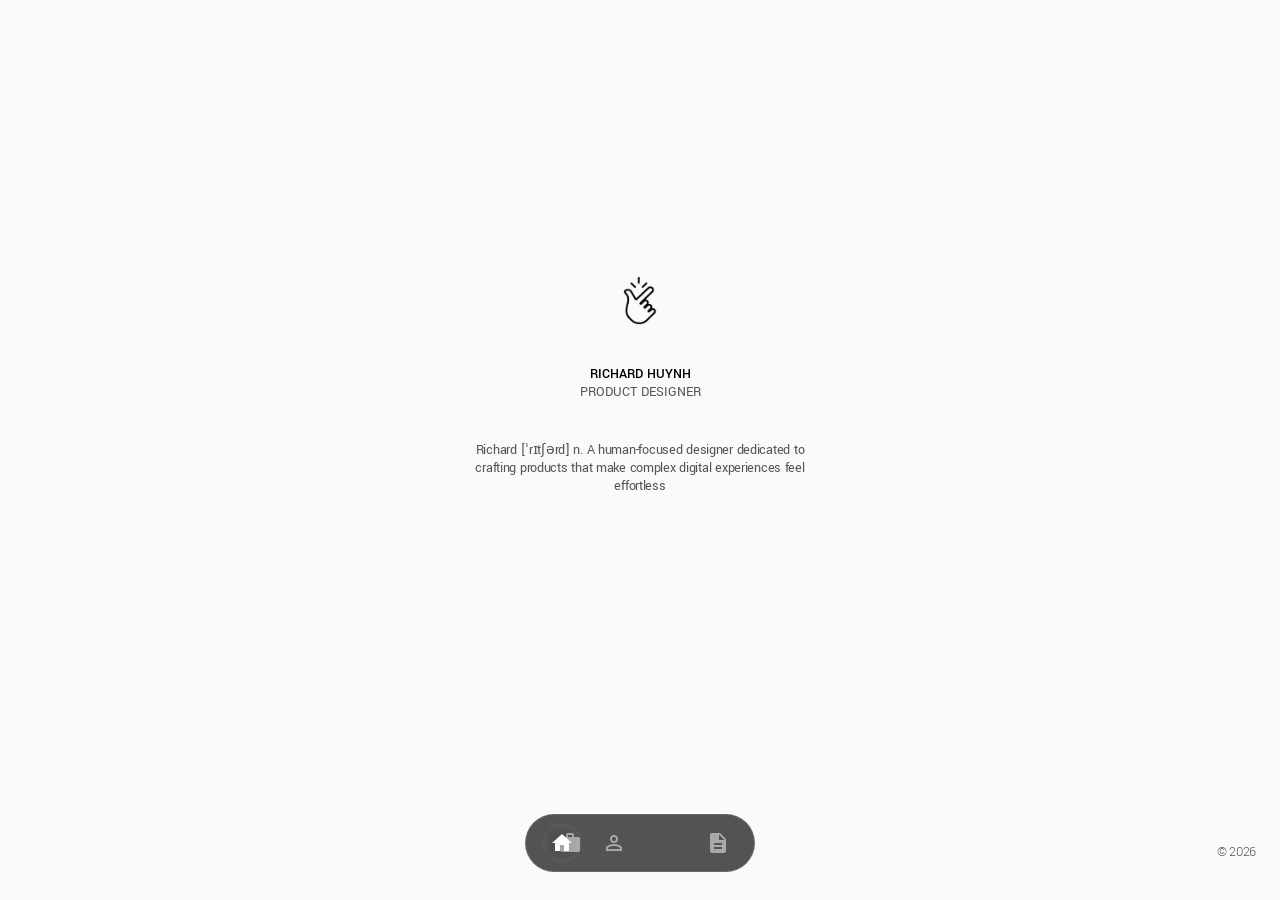
<file: index.html>
<!DOCTYPE html>
<html lang="en">
<head>
  <meta charset="UTF-8" />
  <meta name="viewport" content="width=device-width, initial-scale=1.0" />
  <title>Richard Huynh — Product Designer</title>

  <!-- Google Fonts: Yantramanav -->
  <link href="https://fonts.googleapis.com/css2?family=Yantramanav:wght@300;400;500;700&display=swap" rel="stylesheet" />

  <!-- Material Icons -->
  <link href="https://fonts.googleapis.com/icon?family=Material+Icons" rel="stylesheet" />

  <!-- Shared Stylesheet -->
  <link rel="stylesheet" href="style.css" />
</head>
<body>

  <div class="page">

    <!-- Hero: each child gets animate + stagger delay -->
    <main class="hero">
      <img
        class="hero__logo animate animate-delay-1"
        src="Logo.png"
        alt="Richard Huynh logo"
      />
      <div class="hero__identity animate animate-delay-2">
        <span class="hero__name">Richard Huynh</span>
        <span class="hero__title">Product Designer</span>
      </div>
      <p class="hero__bio animate animate-delay-3">
        Richard [ˈrɪtʃərd] n. A human-focused designer dedicated to crafting
        products that make complex digital experiences feel effortless
      </p>
    </main>

    <!-- Copyright — fixed bottom right -->
    <footer class="footer animate animate-delay-4">
      <span class="footer__copyright">© 2026</span>
    </footer>

    <!-- Bottom nav -->
    <nav class="bottom-nav">
      <a href="index.html" class="nav-item nav-item--active" aria-label="Home">
        <span class="material-icons">home</span>
      </a>
      <a href="about.html" class="nav-item" aria-label="About">
        <span class="material-icons">person_outline</span>
      </a>
      <a href="work.html" class="nav-item" aria-label="Work">
        <span class="material-icons">work_outline</span>
      </a>
      <a href="resume.html" class="nav-item" aria-label="Resume">
        <span class="material-icons">description</span>
      </a>
    </nav>

  </div>

  <!-- Animation script -->
  <script src="animate.js"></script>
</body>
</html>
</file>
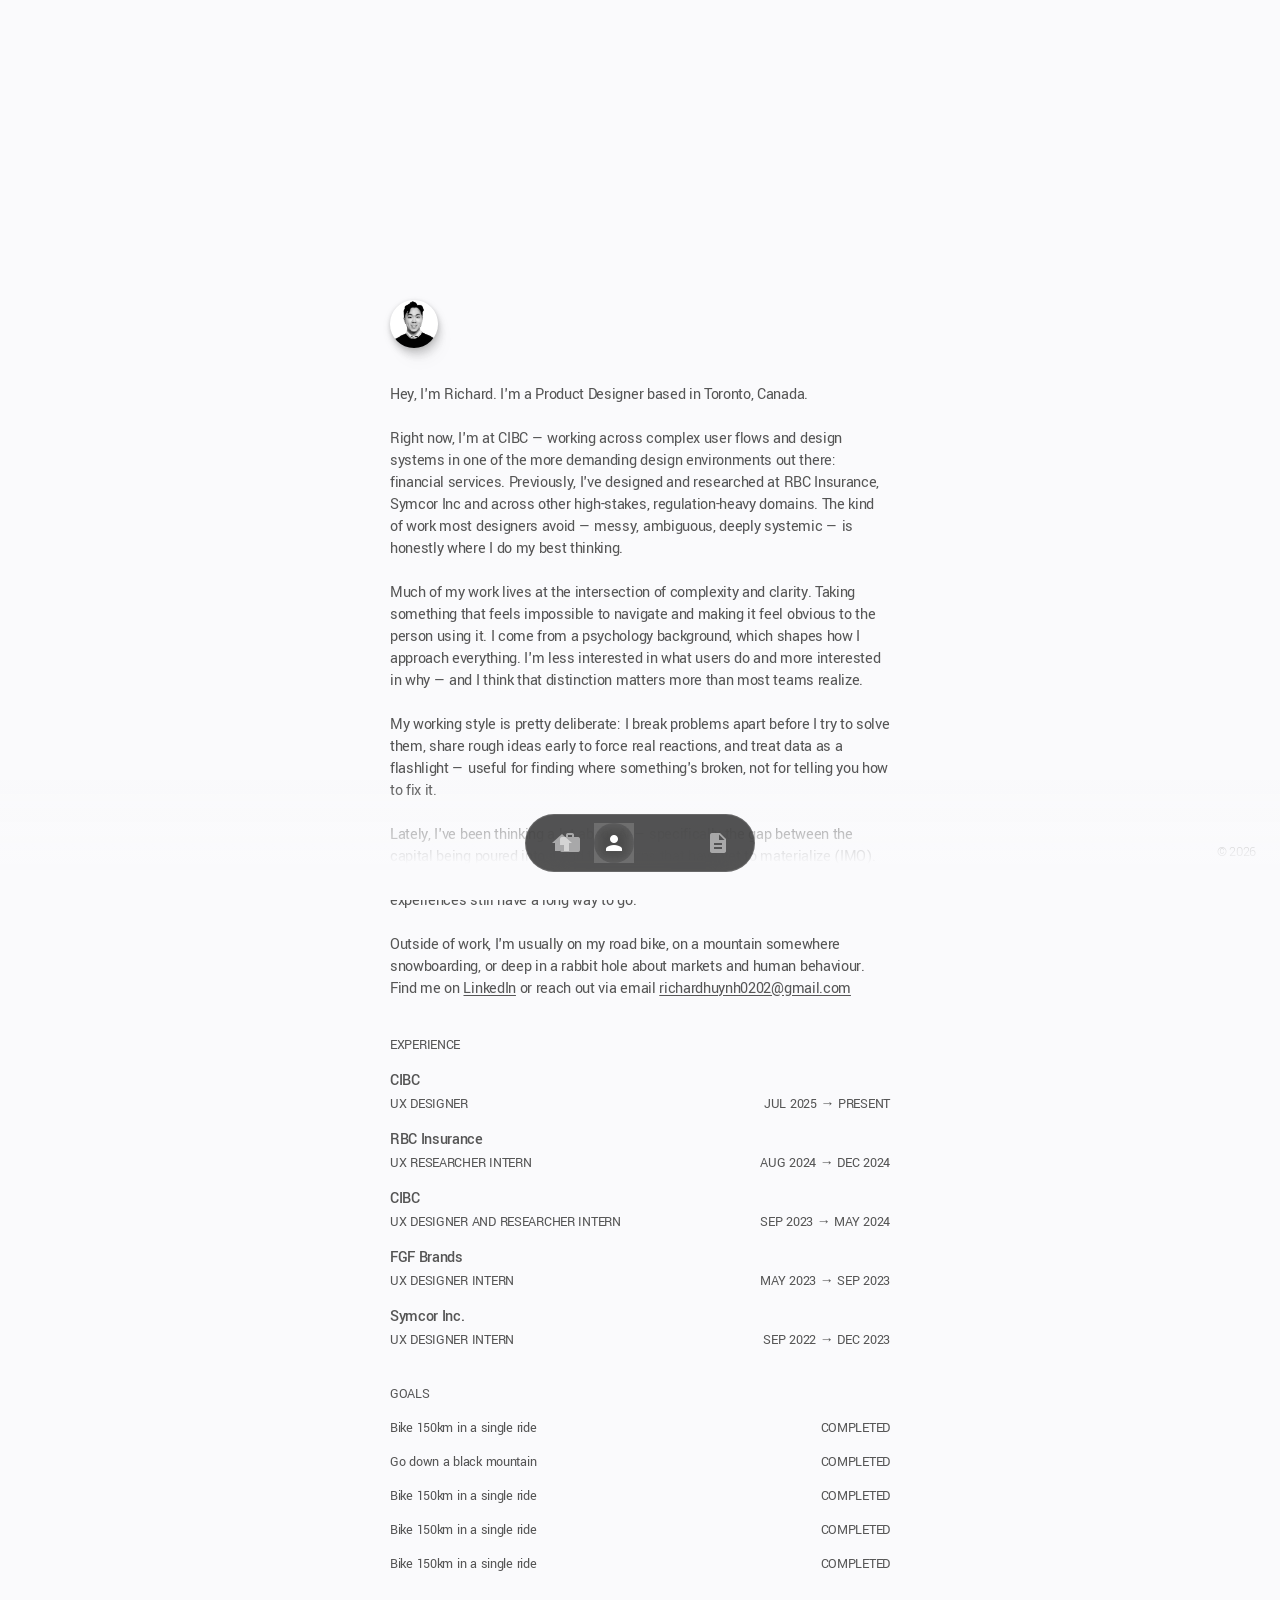
<file: about.html>
<!DOCTYPE html>
<html lang="en">
<head>
  <meta charset="UTF-8" />
  <meta name="viewport" content="width=device-width, initial-scale=1.0" />
  <title>Richard Huynh — About</title>

  <!-- Google Fonts: Yantramanav -->
  <link href="https://fonts.googleapis.com/css2?family=Yantramanav:wght@300;400;500;700&display=swap" rel="stylesheet" />

  <!-- Material Icons -->
  <link href="https://fonts.googleapis.com/icon?family=Material+Icons" rel="stylesheet" />

  <!-- Shared Stylesheet -->
  <link rel="stylesheet" href="style.css" />
</head>
<body>

  <!-- ============================================================
       PAGE WRAPPER
  ============================================================ -->
  <div class="page">

    <!-- ============================================================
         MAIN CONTENT
         Scrollable column: headshot, bio, experience, goals
    ============================================================ -->
    <main class="about-container">

      <!-- --------------------------------------------------------
           HEADSHOT
           Circular profile photo with soft drop shadow
      -------------------------------------------------------- -->
      <img
        class="about__headshot animate"
        src="linkedin headshot bw.jpg"
        alt="Richard Huynh headshot"
      />

      <!-- --------------------------------------------------------
           BIO
           Long-form paragraph with inline LinkedIn + email links
      -------------------------------------------------------- -->
      <p class="about__bio animate">
        Hey, I'm Richard. I'm a Product Designer based in Toronto, Canada.
        <br /><br />
        Right now, I'm at CIBC — working across complex user flows and design
        systems in one of the more demanding design environments out there:
        financial services. Previously, I've designed and researched at RBC
        Insurance, Symcor Inc and across other high-stakes, regulation-heavy
        domains. The kind of work most designers avoid — messy, ambiguous,
        deeply systemic — is honestly where I do my best thinking.
        <br /><br />
        Much of my work lives at the intersection of complexity and clarity.
        Taking something that feels impossible to navigate and making it feel
        obvious to the person using it. I come from a psychology background,
        which shapes how I approach everything. I'm less interested in what
        users do and more interested in why — and I think that distinction
        matters more than most teams realize.
        <br /><br />
        My working style is pretty deliberate: I break problems apart before
        I try to solve them, share rough ideas early to force real reactions,
        and treat data as a flashlight — useful for finding where something's
        broken, not for telling you how to fix it.
        <br /><br />
        Lately, I've been thinking a lot about AI — specifically the gap
        between the capital being poured into it and the returns that have yet
        to materialize (IMO). As a designer, that tension feels important. The
        tools are moving fast, but the experiences still have a long way to go.
        <br /><br />
        Outside of work, I'm usually on my road bike, on a mountain somewhere
        snowboarding, or deep in a rabbit hole about markets and human
        behaviour. Find me on
        <a
          class="about__link"
          href="https://www.linkedin.com/in/richardhuynh000"
          target="_blank"
          rel="noopener noreferrer"
        >LinkedIn</a>
        or reach out via email
        <a
          class="about__link"
          href="mailto:richardhuynh0202@gmail.com"
        >richardhuynh0202@gmail.com</a>
      </p>

      <!-- --------------------------------------------------------
           EXPERIENCE SECTION
      -------------------------------------------------------- -->
      <section class="about-section">

        <span class="about-section__label animate">Experience</span>

        <div class="about-section__list">

          <!-- CIBC — UX Designer -->
          <div class="experience-item animate">
            <span class="experience-item__company">CIBC</span>
            <div class="experience-item__row">
              <span class="experience-item__role">UX Designer</span>
              <span class="experience-item__date">Jul 2025 → Present</span>
            </div>
          </div>

          <!-- RBC Insurance — UX Researcher Intern -->
          <div class="experience-item animate">
            <span class="experience-item__company">RBC Insurance</span>
            <div class="experience-item__row">
              <span class="experience-item__role">UX Researcher Intern</span>
              <span class="experience-item__date">Aug 2024 → Dec 2024</span>
            </div>
          </div>

          <!-- CIBC — UX Designer and Researcher Intern -->
          <div class="experience-item animate">
            <span class="experience-item__company">CIBC</span>
            <div class="experience-item__row">
              <span class="experience-item__role">UX Designer and Researcher Intern</span>
              <span class="experience-item__date">Sep 2023 → May 2024</span>
            </div>
          </div>

          <!-- FGF Brands — UX Designer Intern -->
          <div class="experience-item animate">
            <span class="experience-item__company">FGF Brands</span>
            <div class="experience-item__row">
              <span class="experience-item__role">UX Designer Intern</span>
              <span class="experience-item__date">May 2023 → Sep 2023</span>
            </div>
          </div>

          <!-- Symcor Inc. — UX Designer Intern -->
          <div class="experience-item animate">
            <span class="experience-item__company">Symcor Inc.</span>
            <div class="experience-item__row">
              <span class="experience-item__role">UX Designer Intern</span>
              <span class="experience-item__date">Sep 2022 → Dec 2023</span>
            </div>
          </div>

        </div>

      </section>

      <!-- --------------------------------------------------------
           GOALS SECTION
      -------------------------------------------------------- -->
      <section class="about-section">

        <span class="about-section__label animate">Goals</span>

        <div class="about-section__list">

          <!-- Goal 1 -->
          <div class="goal-item animate">
            <div class="goal-item__row">
              <span class="goal-item__text">Bike 150km in a single ride</span>
              <span class="goal-item__status">Completed</span>
            </div>
          </div>

          <!-- Goal 2 -->
          <div class="goal-item animate">
            <div class="goal-item__row">
              <span class="goal-item__text">Go down a black mountain</span>
              <span class="goal-item__status">Completed</span>
            </div>
          </div>

          <!-- Goal 3 -->
          <div class="goal-item animate">
            <div class="goal-item__row">
              <span class="goal-item__text">Bike 150km in a single ride</span>
              <span class="goal-item__status">Completed</span>
            </div>
          </div>

          <!-- Goal 4 -->
          <div class="goal-item animate">
            <div class="goal-item__row">
              <span class="goal-item__text">Bike 150km in a single ride</span>
              <span class="goal-item__status">Completed</span>
            </div>
          </div>

          <!-- Goal 5 -->
          <div class="goal-item animate">
            <div class="goal-item__row">
              <span class="goal-item__text">Bike 150km in a single ride</span>
              <span class="goal-item__status">Completed</span>
            </div>
          </div>

        </div>

      </section>

    </main>

    <!-- ============================================================
         FOOTER: COPYRIGHT
         Fixed bottom-right on all screen sizes
    ============================================================ -->
    <footer class="footer">
      <span class="footer__copyright">© 2026</span>
    </footer>

    <!-- ============================================================
         BOTTOM FADE GRADIENT
         Fades page content into the background before the nav pill
    ============================================================ -->
    <div class="bottom-fade"></div>

    <!-- ============================================================
         BOTTOM NAVIGATION BAR
         2nd icon (About) is ACTIVE on this page
    ============================================================ -->
    <nav class="bottom-nav">

      <!-- Home -->
      <a href="index.html" class="nav-item" aria-label="Home">
        <span class="material-icons">home</span>
      </a>

      <!-- About (ACTIVE) -->
      <a href="about.html" class="nav-item nav-item--active" aria-label="About">
        <span class="material-icons">person</span>
      </a>

      <!-- Work -->
      <a href="work.html" class="nav-item" aria-label="Work">
        <span class="material-icons">work_outline</span>
      </a>

      <!-- Resume -->
      <a href="resume.html" class="nav-item" aria-label="Resume">
        <span class="material-icons">description</span>
      </a>

    </nav>

  </div><!-- end .page -->

  <!-- Animation script -->
  <script src="animate.js"></script>

</body>
</html>
</file>
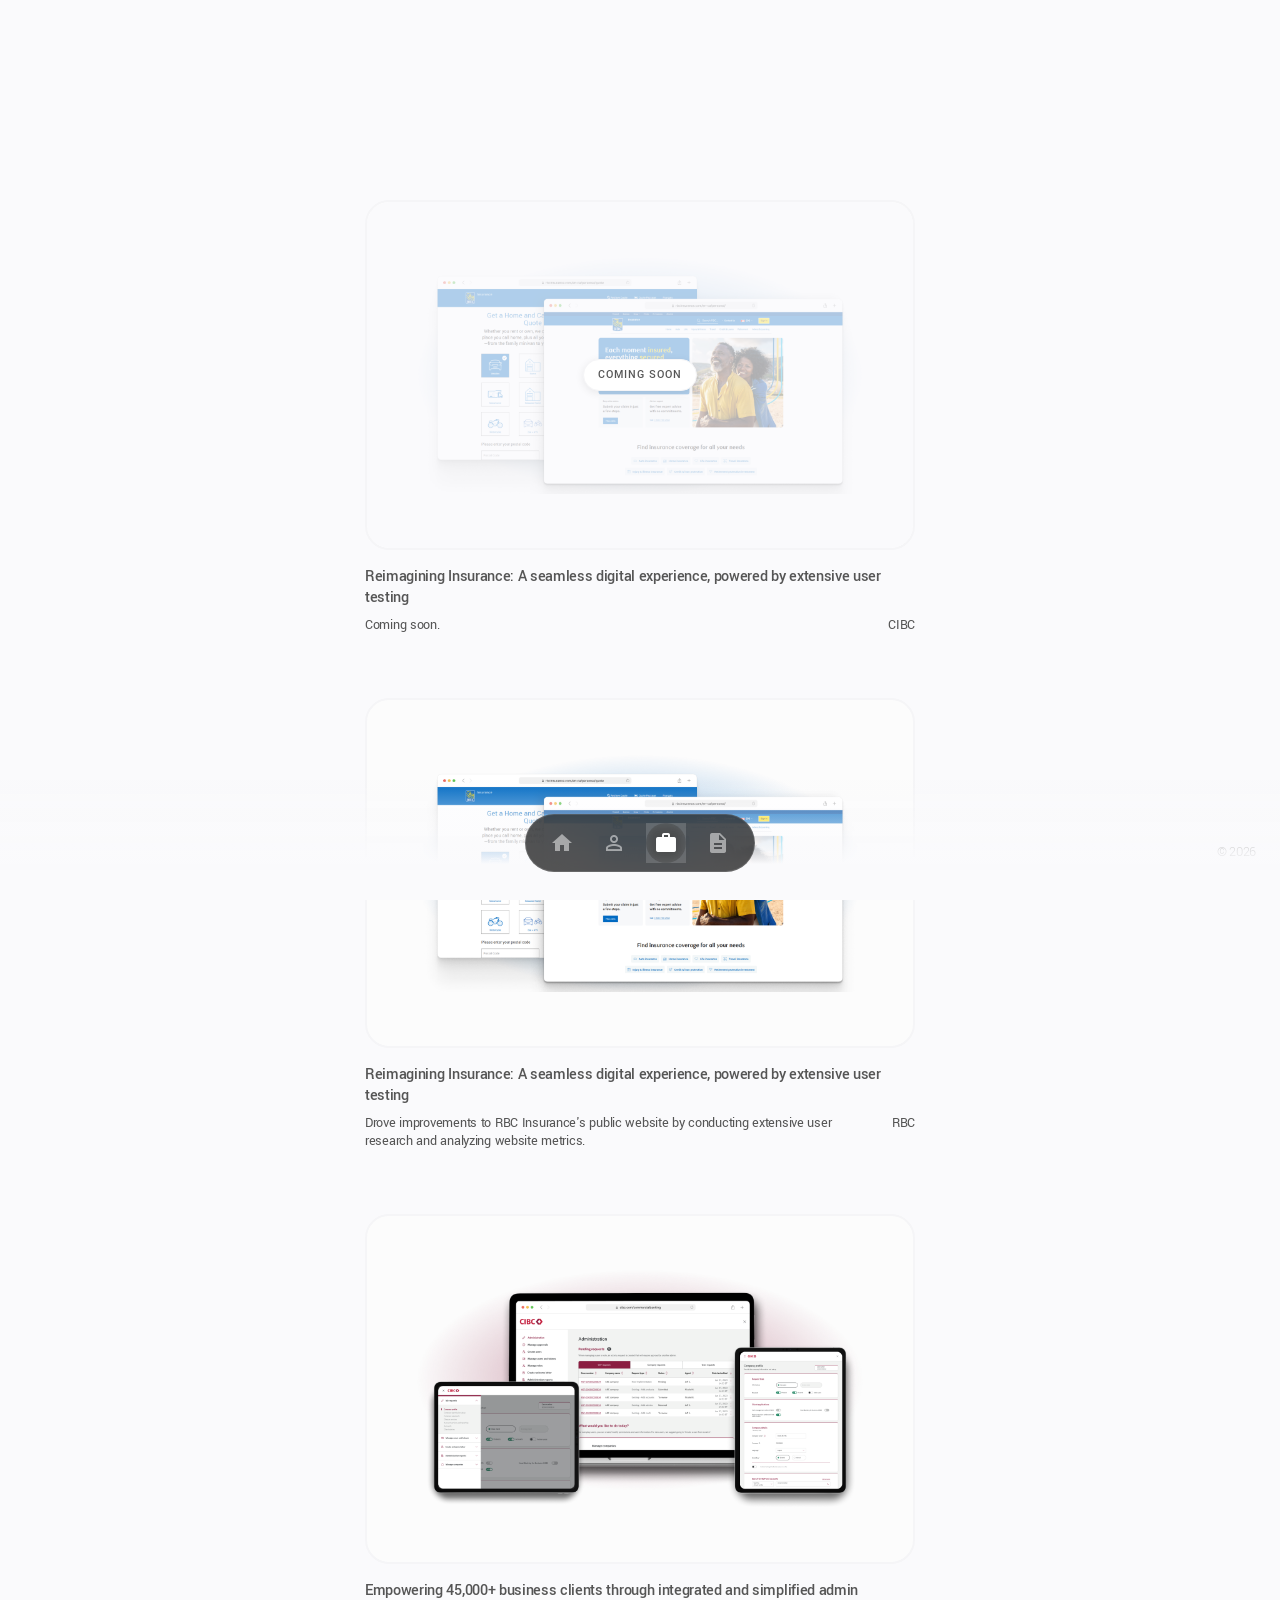
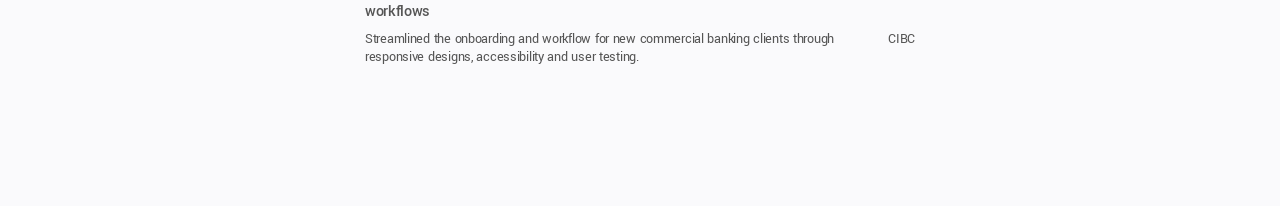
<file: work.html>
<!DOCTYPE html>
<html lang="en">
<head>
  <meta charset="UTF-8" />
  <meta name="viewport" content="width=device-width, initial-scale=1.0" />
  <title>Richard Huynh — Work</title>

  <!-- Google Fonts: Yantramanav -->
  <link href="https://fonts.googleapis.com/css2?family=Yantramanav:wght@300;400;500;700&display=swap" rel="stylesheet" />

  <!-- Material Icons -->
  <link href="https://fonts.googleapis.com/icon?family=Material+Icons" rel="stylesheet" />

  <!-- Shared Stylesheet -->
  <link rel="stylesheet" href="style.css" />
</head>
<body>

  <!-- ============================================================
       PAGE WRAPPER
  ============================================================ -->
  <div class="page">

    <!-- ============================================================
         MAIN CONTENT
         Scrollable column of project cards
    ============================================================ -->
    <main class="work-container">

      <!-- --------------------------------------------------------
           PROJECT CARD 1 — Coming Soon (dimmed)
           RBC Insurance website redesign
      -------------------------------------------------------- -->
      <article class="work-card work-card--coming-soon animate">

        <!-- Thumbnail -->
        <div class="work-card__thumbnail">
          <img
            src="RBC thumbnail.png"
            alt="RBC Insurance project thumbnail"
            class="work-card__image"
          />

          <!-- Coming soon overlay badge -->
          <div class="work-card__overlay">
            <span class="work-card__overlay-text">Coming Soon</span>
          </div>
        </div>

        <!-- Card info -->
        <div class="work-card__info">
          <div class="work-card__text">
            <h2 class="work-card__title">
              Reimagining Insurance: A seamless digital experience,
              powered by extensive user testing
            </h2>
            <div class="work-card__meta">
              <span class="work-card__description">Coming soon.</span>
              <span class="work-card__company">CIBC</span>
            </div>
          </div>
        </div>

      </article>

      <!-- --------------------------------------------------------
           PROJECT CARD 2 — RBC Insurance
      -------------------------------------------------------- -->
      <a href="https://richardhuynh.ca/work/rbc" class="work-card animate" target="_blank" rel="noopener noreferrer">

        <!-- Thumbnail -->
        <div class="work-card__thumbnail">
          <img
            src="RBC thumbnail.png"
            alt="RBC Insurance project thumbnail"
            class="work-card__image"
          />
        </div>

        <!-- Card info -->
        <div class="work-card__info">
          <div class="work-card__text">
            <h2 class="work-card__title">
              Reimagining Insurance: A seamless digital experience,
              powered by extensive user testing
            </h2>
            <div class="work-card__meta">
              <span class="work-card__description">
                Drove improvements to RBC Insurance's public website by
                conducting extensive user research and analyzing website metrics.
              </span>
              <span class="work-card__company">RBC</span>
            </div>
          </div>
        </div>

      </a>

      <!-- --------------------------------------------------------
           PROJECT CARD 3 — CIBC
      -------------------------------------------------------- -->
    <a href="https://richardhuynh.ca/work/ems" class="work-card animate" target="_blank" rel="noopener noreferrer">

        <!-- Thumbnail -->
        <div class="work-card__thumbnail">
          <img
            src="CIBC thumbnail.png"
            alt="CIBC project thumbnail"
            class="work-card__image"
          />
        </div>

        <!-- Card info -->
        <div class="work-card__info">
          <div class="work-card__text">
            <h2 class="work-card__title">
              Empowering 45,000+ business clients through integrated
              and simplified admin workflows
            </h2>
            <div class="work-card__meta">
              <span class="work-card__description">
                Streamlined the onboarding and workflow for new commercial
                banking clients through responsive designs, accessibility
                and user testing.
              </span>
              <span class="work-card__company">CIBC</span>
            </div>
          </div>
        </div>

      </a>

    </main>

    <!-- ============================================================
         FOOTER: COPYRIGHT
         Fixed bottom-right on all screen sizes
    ============================================================ -->
    <footer class="footer">
      <span class="footer__copyright">© 2026</span>
    </footer>

    <!-- ============================================================
         BOTTOM FADE GRADIENT
    ============================================================ -->
    <div class="bottom-fade"></div>

    <!-- ============================================================
         BOTTOM NAVIGATION BAR
         3rd icon (Work) is ACTIVE on this page
    ============================================================ -->
    <nav class="bottom-nav">

      <!-- Home -->
      <a href="index.html" class="nav-item" aria-label="Home">
        <span class="material-icons">home</span>
      </a>

      <!-- About -->
      <a href="about.html" class="nav-item" aria-label="About">
        <span class="material-icons">person_outline</span>
      </a>

      <!-- Work (ACTIVE) -->
      <a href="work.html" class="nav-item nav-item--active" aria-label="Work">
        <span class="material-icons">work</span>
      </a>

      <!-- Resume -->
      <a href="resume.html" class="nav-item" aria-label="Resume">
        <span class="material-icons">description</span>
      </a>

    </nav>

  </div><!-- end .page -->

  <!-- Animation script -->
  <script src="animate.js"></script>

</body>
</html>
</file>
<file: style.css>
/* ============================================================
   GLOBAL RESET & BASE STYLES
   Applies to all pages in the portfolio
============================================================ */

*, *::before, *::after {
  box-sizing: border-box;
  margin: 0;
  padding: 0;
}

body {
  font-family: 'Yantramanav', sans-serif;
  background-color: #FAFAFC;
  color: #000000;
  min-height: 100vh;
}


/* ============================================================
   PAGE WRAPPER
   Full viewport height, used as positioning context
   for the hero, footer, and bottom nav
============================================================ */

.page {
  position: relative;
  width: 100%;
  min-height: 100vh;
  background-color: #FAFAFC;
}


/* ============================================================
   HERO SECTION
   Vertically and horizontally centered content block
   Offset upward slightly to breathe above the bottom nav
============================================================ */

.hero {
  display: flex;
  flex-direction: column;
  align-items: center;
  gap: 40px;

  position: absolute;
  left: 50%;
  top: 50%;
  transform: translate(-50%, calc(-50% - 64.5px));

  width: 400px;
  text-align: center;
  padding: 0 24px;
}


/* ============================================================
   HERO: LOGO
============================================================ */

.hero__logo {
  width: 36px;
  height: 49px;
  object-fit: contain;
  display: block;
}


/* ============================================================
   HERO: IDENTITY BLOCK
============================================================ */

.hero__identity {
  display: flex;
  flex-direction: column;
  justify-content: center;
  align-items: center;
  gap: 0px;
}

.hero__name {
  font-weight: 500;
  font-size: 14px;
  line-height: 18px;
  text-transform: uppercase;
  font-feature-settings: 'tnum' on, 'lnum' on;
  color: #000000;
}

.hero__title {
  font-weight: 400;
  font-size: 14px;
  line-height: 18px;
  text-transform: uppercase;
  font-feature-settings: 'tnum' on, 'lnum' on;
  color: #555555;
}


/* ============================================================
   HERO: BIO / TAGLINE
============================================================ */

.hero__bio {
  font-weight: 400;
  font-size: 14px;
  line-height: 18px;
  text-align: center;
  letter-spacing: -0.02em;
  font-feature-settings: 'tnum' on, 'lnum' on;
  color: #555555;
  max-width: 369px;
  width: 100%;
}


/* ============================================================
   FOOTER
   Fixed bottom-right on all pages and all screen sizes
============================================================ */

.footer {
  position: fixed;
  bottom: 38px;
  right: 24px;
  z-index: 10;
}

.footer__copyright {
  font-weight: 300;
  font-size: 14px;
  line-height: 18px;
  text-align: right;
  letter-spacing: -0.02em;
  font-feature-settings: 'tnum' on, 'lnum' on;
  color: #555555;
}


/* ============================================================
   BOTTOM NAVIGATION BAR
   Dark pill-shaped floating nav, centered at the bottom
   Static — no entrance animation
============================================================ */

.bottom-nav {
  display: flex;
  flex-direction: row;
  align-items: center;
  gap: 28px;
  padding: 16px 24px;

  position: fixed;
  left: 50%;
  bottom: 28px;
  transform: translateX(-50%);

  background-color: rgba(27, 27, 27, 0.75);
  backdrop-filter: blur(20px) saturate(180%);
  -webkit-backdrop-filter: blur(20px) saturate(180%);
  border: 1px solid rgba(255, 255, 255, 0.12);
  border-radius: 36px;

  max-width: calc(100vw - 48px);

  /* Sits above the fade gradient */
  z-index: 20;
}

/* ============================================================
   BOTTOM FADE GRADIENT
   A full-width fade from transparent to the background
   colour, sticky to the bottom of the viewport.
   Sits behind the nav pill but above page content.
   Only shown on scrollable pages via .page--scrollable
============================================================ */

.bottom-fade {
  position: fixed;
  bottom: 0;
  left: 0;
  width: 100%;

  /* Tall enough to bridge from nav pill top to page content */
  height: 120px;

  /* Fade from background colour at bottom to transparent at top */
  background: linear-gradient(
    to top,
    #FAFAFC 0%,
    #FAFAFC 30%,
    transparent 100%
  );

  /* Behind nav pill, above page content */
  z-index: 15;

  /* No pointer events — clicks pass through to content below */
  pointer-events: none;
}


/* ============================================================
   NAV ITEMS
============================================================ */

.nav-item {
  position: relative;
  display: flex;
  align-items: center;
  justify-content: center;
  width: 24px;
  height: 24px;
  text-decoration: none;
  color: #FFFFFF;
  opacity: 0.5;
  transition: opacity 0.2s ease, transform 0.2s cubic-bezier(0.22, 1, 0.36, 1);
  z-index: 1;
}

.nav-item::before {
  content: '';
  position: absolute;
  top: 50%;
  left: 50%;
  width: 40px;
  height: 40px;
  transform: translate(-50%, -50%) scale(0.6);
  background: rgba(255, 255, 255, 0.12);
  backdrop-filter: blur(8px) saturate(160%);
  -webkit-backdrop-filter: blur(8px) saturate(160%);
  border-radius: 50%;
  opacity: 0;
  transition: opacity 0.25s ease, transform 0.25s cubic-bezier(0.22, 1, 0.36, 1);
  z-index: -1;
}

.nav-item:hover {
  opacity: 0.85;
  transform: scale(1.06);
}

.nav-item:hover::before {
  opacity: 1;
  transform: translate(-50%, -50%) scale(1);
}

.nav-item:active {
  transform: scale(0.92);
}

.nav-item--active {
  opacity: 1;
}

.nav-item--active::before {
  opacity: 1;
  transform: translate(-50%, -50%) scale(1);
  background: rgba(255, 255, 255, 0.16);
}


/* ============================================================
   SLIDE-IN ANIMATION
   Reusable class applied to any element that should
   animate in from below. JS adds .is-visible to trigger it.
============================================================ */

/* Default state — hidden, shifted down 20px */
.animate {
  opacity: 0;
  transform: translateY(20px);
  transition:
    opacity 0.35s cubic-bezier(0.22, 1, 0.36, 1),
    transform 0.35s cubic-bezier(0.22, 1, 0.36, 1);
}

/* Triggered state — fully visible, in position */
.animate.is-visible {
  opacity: 1;
  transform: translateY(0);
}

/* Stagger delays — applied to child elements in order */
.animate-delay-1 { transition-delay: 0.05s; }
.animate-delay-2 { transition-delay: 0.10s; }
.animate-delay-3 { transition-delay: 0.15s; }
.animate-delay-4 { transition-delay: 0.20s; }
.animate-delay-5 { transition-delay: 0.25s; }
.animate-delay-6 { transition-delay: 0.30s; }
.animate-delay-7 { transition-delay: 0.35s; }
.animate-delay-8 { transition-delay: 0.40s; }


/* ============================================================
   KEYFRAME: SLIDE UP
   Used for the bottom nav on page load
============================================================ */

@keyframes slideUp {
  from {
    opacity: 0;
    transform: translateX(-50%) translateY(16px);
  }
  to {
    opacity: 1;
    transform: translateX(-50%) translateY(0);
  }
}


/* ============================================================
   ABOUT PAGE STYLES
============================================================ */

.about-container {
  display: flex;
  flex-direction: column;
  align-items: flex-start;
  gap: 36px;

  width: 500px;
  margin: 0 auto;

  padding-top: 300px;
  padding-bottom: 120px;
}

.about__headshot {
  width: 48px;
  height: 48px;
  border-radius: 400px;
  object-fit: cover;
  background-color: #CCCCCC;

  filter:
    drop-shadow(6px 15px 6px rgba(0, 0, 0, 0.02))
    drop-shadow(3px 8px 5px rgba(0, 0, 0, 0.07))
    drop-shadow(1px 4px 4px rgba(0, 0, 0, 0.12))
    drop-shadow(0px 1px 2px rgba(0, 0, 0, 0.14));
}

.about__bio {
  font-weight: 400;
  font-size: 16px;
  line-height: 22px;
  letter-spacing: -0.02em;
  font-feature-settings: 'tnum' on, 'lnum' on;
  color: #555555;
  width: 100%;
}

.about__link {
  color: #555555;
  text-decoration: underline;
  text-underline-offset: 2px;
  transition: opacity 0.2s ease;
}

.about__link:hover {
  opacity: 0.6;
}

.about-section {
  display: flex;
  flex-direction: column;
  align-items: flex-start;
  gap: 16px;
  width: 100%;
}

.about-section__label {
  font-weight: 400;
  font-size: 14px;
  line-height: 18px;
  letter-spacing: -0.02em;
  text-transform: uppercase;
  font-feature-settings: 'tnum' on, 'lnum' on;
  color: #555555;
}

.about-section__list {
  display: flex;
  flex-direction: column;
  align-items: flex-start;
  gap: 16px;
  width: 100%;
}

.experience-item {
  display: flex;
  flex-direction: column;
  gap: 4px;
  width: 100%;
}

.experience-item__company {
  font-weight: 500;
  font-size: 16px;
  line-height: 21px;
  letter-spacing: -0.02em;
  font-feature-settings: 'tnum' on, 'lnum' on;
  color: #555555;
}

.experience-item__row {
  display: flex;
  flex-direction: row;
  justify-content: space-between;
  align-items: flex-start;
  gap: 8px;
  width: 100%;
}

.experience-item__role {
  font-weight: 400;
  font-size: 14px;
  line-height: 18px;
  letter-spacing: -0.02em;
  text-transform: uppercase;
  font-feature-settings: 'tnum' on, 'lnum' on;
  color: #555555;
}

.experience-item__date {
  font-weight: 400;
  font-size: 14px;
  line-height: 18px;
  letter-spacing: -0.02em;
  text-transform: uppercase;
  font-feature-settings: 'tnum' on, 'lnum' on;
  color: #555555;
  white-space: nowrap;
  text-align: right;
}

.goal-item {
  width: 100%;
}

.goal-item__row {
  display: flex;
  flex-direction: row;
  justify-content: space-between;
  align-items: flex-start;
  gap: 8px;
  width: 100%;
}

.goal-item__text {
  font-weight: 400;
  font-size: 14px;
  line-height: 18px;
  letter-spacing: -0.02em;
  font-feature-settings: 'tnum' on, 'lnum' on;
  color: #555555;
}

.goal-item__status {
  font-weight: 400;
  font-size: 14px;
  line-height: 18px;
  letter-spacing: -0.02em;
  text-transform: uppercase;
  font-feature-settings: 'tnum' on, 'lnum' on;
  color: #555555;
  white-space: nowrap;
  text-align: right;
}


/* ============================================================
   RESPONSIVE: TABLET — 768px
============================================================ */

@media (max-width: 768px) {

  .hero {
    width: 100%;
    max-width: 400px;
    padding: 0 32px;
    transform: translate(-50%, calc(-50% - 52px));
  }

  .about-container {
    width: 100%;
    padding-left: 32px;
    padding-right: 32px;
    padding-top: 300px;
  }

  /* Hide copyright on small screens to avoid nav overlap */
  .footer {
    display: none;
  }

}


/* ============================================================
   RESPONSIVE: MOBILE — 480px
============================================================ */

@media (max-width: 480px) {

  .hero {
    width: 100%;
    padding: 0 24px;
    transform: translate(-50%, calc(-50% - 48px));
    gap: 32px;
  }

  .about-container {
    padding-left: 24px;
    padding-right: 24px;
    padding-top: 48px;
    gap: 32px;
  }

}


/* ============================================================
   RESPONSIVE: SMALL MOBILE — 375px
============================================================ */

@media (max-width: 375px) {

  .hero {
    padding: 0 20px;
    transform: translate(-50%, calc(-50% - 44px));
    gap: 28px;
  }

  .about-container {
    padding-left: 20px;
    padding-right: 20px;
    gap: 28px;
  }

  .experience-item__role,
  .goal-item__text {
    max-width: 60%;
  }

}


/* ============================================================
   RESPONSIVE: MINIMUM WIDTH — 320px
============================================================ */

@media (max-width: 320px) {

  .hero {
    padding: 0 16px;
    transform: translate(-50%, calc(-50% - 40px));
    gap: 24px;
  }

  .about-container {
    padding-left: 16px;
    padding-right: 16px;
    gap: 24px;
  }

  .experience-item__company {
    font-size: 15px;
  }

  .bottom-nav {
    gap: 24px;
    padding: 14px 20px;
  }

}

/* ============================================================
   WORK PAGE STYLES
============================================================ */


/* ============================================================
   WORK: PAGE CONTAINER
   Scrollable column of project cards, centered
============================================================ */

.work-container {
  display: flex;
  flex-direction: column;
  align-items: flex-start;
  gap: 64px;

  width: 550px;
  margin: 0 auto;

  padding-top: 200px;
  padding-bottom: 140px;
}


/* ============================================================
   WORK: PROJECT CARD
   Shared styles for all project cards
============================================================ */

.work-card {
  display: flex;
  flex-direction: column;
  align-items: flex-start;
  gap: 16px;
  width: 100%;

  /* Reset link styles */
  text-decoration: none;
  color: inherit;

  /* Establish stacking context */
  position: relative;
  z-index: 1;

  /* Slower, luxurious transition (0.55s instead of 0.35s) */
  transform: scale(1);
  transform-origin: center center;
  transition: transform 0.55s cubic-bezier(0.16, 1, 0.3, 1);
}

/* Subtle 3% scale on hover — gentle and controlled */
a.work-card:hover {
  transform: scale(1.03);
  z-index: 10;
}

/* Prevent zoom effect on unclickable 'Coming Soon' cards */
.work-card--coming-soon:hover {
  transform: scale(1);
  z-index: 1;
}


/* ============================================================
   WORK: THUMBNAIL CONTAINER
   Rounded card with light border, centers the image
============================================================ */

.work-card__thumbnail {
  position: relative;
  display: flex;
  flex-direction: column;
  justify-content: center;
  align-items: center;
  padding: 10px;

  width: 100%;
  height: 350px;

  background: #FCFCFC;
  border: 2px solid #F5F5F7;
  border-radius: 24px;

  overflow: hidden;
}

/* Project image inside thumbnail */
.work-card__image {
  width: 450px;
  max-width: 100%;
  height: 238px;
  object-fit: cover;
}


/* ============================================================
   WORK: COMING SOON OVERLAY
   Dimmed card with a centered "Coming Soon" badge
============================================================ */

/* Dim the entire coming soon card */
.work-card--coming-soon {
  opacity: 0.5;
  cursor: default;
  pointer-events: none;
}

/* Dark overlay on top of the thumbnail */
.work-card__overlay {
  position: absolute;
  inset: 0;
  background: rgba(250, 250, 252, 0.7);
  border-radius: 22px;

  display: flex;
  align-items: center;
  justify-content: center;
}

/* Badge text */
.work-card__overlay-text {
  font-family: 'Yantramanav', sans-serif;
  font-weight: 500;
  font-size: 12px;
  line-height: 18px;
  letter-spacing: 0.08em;
  text-transform: uppercase;
  font-feature-settings: 'tnum' on, 'lnum' on;
  color: #555555;

  /* Pill badge */
  background: #FFFFFF;
  border: 1px solid #F5F5F7;
  border-radius: 100px;
  padding: 6px 14px;

  /* Subtle shadow so it lifts off the overlay */
  box-shadow: 0px 2px 8px rgba(0, 0, 0, 0.08);
}


/* ============================================================
   WORK: CARD INFO
   Title and meta row below the thumbnail
============================================================ */

.work-card__info {
  display: flex;
  flex-direction: column;
  gap: 8px;
  width: 100%;
}

.work-card__text {
  display: flex;
  flex-direction: column;
  gap: 8px;
  width: 100%;
}

/* Project title */
.work-card__title {
  font-weight: 500;
  font-size: 16px;
  line-height: 21px;
  letter-spacing: -0.02em;
  font-feature-settings: 'tnum' on, 'lnum' on;
  color: #555555;
  width: 100%;
}

/* Meta row — description left, company tag right */
.work-card__meta {
  display: flex;
  flex-direction: row;
  align-items: flex-start;
  justify-content: space-between;
  gap: 40px;
  width: 100%;
}

/* Short description */
.work-card__description {
  font-weight: 400;
  font-size: 14px;
  line-height: 18px;
  letter-spacing: -0.02em;
  font-feature-settings: 'tnum' on, 'lnum' on;
  color: #555555;
  flex: 1;
}

/* Company tag — uppercase, right-aligned */
.work-card__company {
  font-weight: 400;
  font-size: 14px;
  line-height: 18px;
  letter-spacing: -0.02em;
  text-transform: uppercase;
  font-feature-settings: 'tnum' on, 'lnum' on;
  color: #555555;
  white-space: nowrap;
}


/* ============================================================
   WORK: RESPONSIVE — TABLET 768px
============================================================ */

@media (max-width: 768px) {

  .work-container {
    width: 100%;
    padding-left: 32px;
    padding-right: 32px;
    padding-top: 60px;
    gap: 48px;
  }

  .work-card__image {
    width: 100%;
    height: auto;
    max-height: 238px;
  }

}


/* ============================================================
   WORK: RESPONSIVE — MOBILE 480px
============================================================ */

@media (max-width: 480px) {

  .work-container {
    padding-left: 24px;
    padding-right: 24px;
    padding-top: 48px;
    gap: 40px;
  }

  .work-card__thumbnail {
    height: 240px;
  }

  .work-card__image {
    height: 180px;
  }

}


/* ============================================================
   WORK: RESPONSIVE — SMALL MOBILE 375px
============================================================ */

@media (max-width: 375px) {

  .work-container {
    padding-left: 20px;
    padding-right: 20px;
    gap: 36px;
  }

  .work-card__thumbnail {
    height: 220px;
  }

}


/* ============================================================
   WORK: RESPONSIVE — MINIMUM WIDTH 320px
============================================================ */

@media (max-width: 320px) {

  .work-container {
    padding-left: 16px;
    padding-right: 16px;
    gap: 32px;
  }

  .work-card__thumbnail {
    height: 200px;
    border-radius: 16px;
  }

  .work-card__title {
    font-size: 15px;
  }

}
</file>
